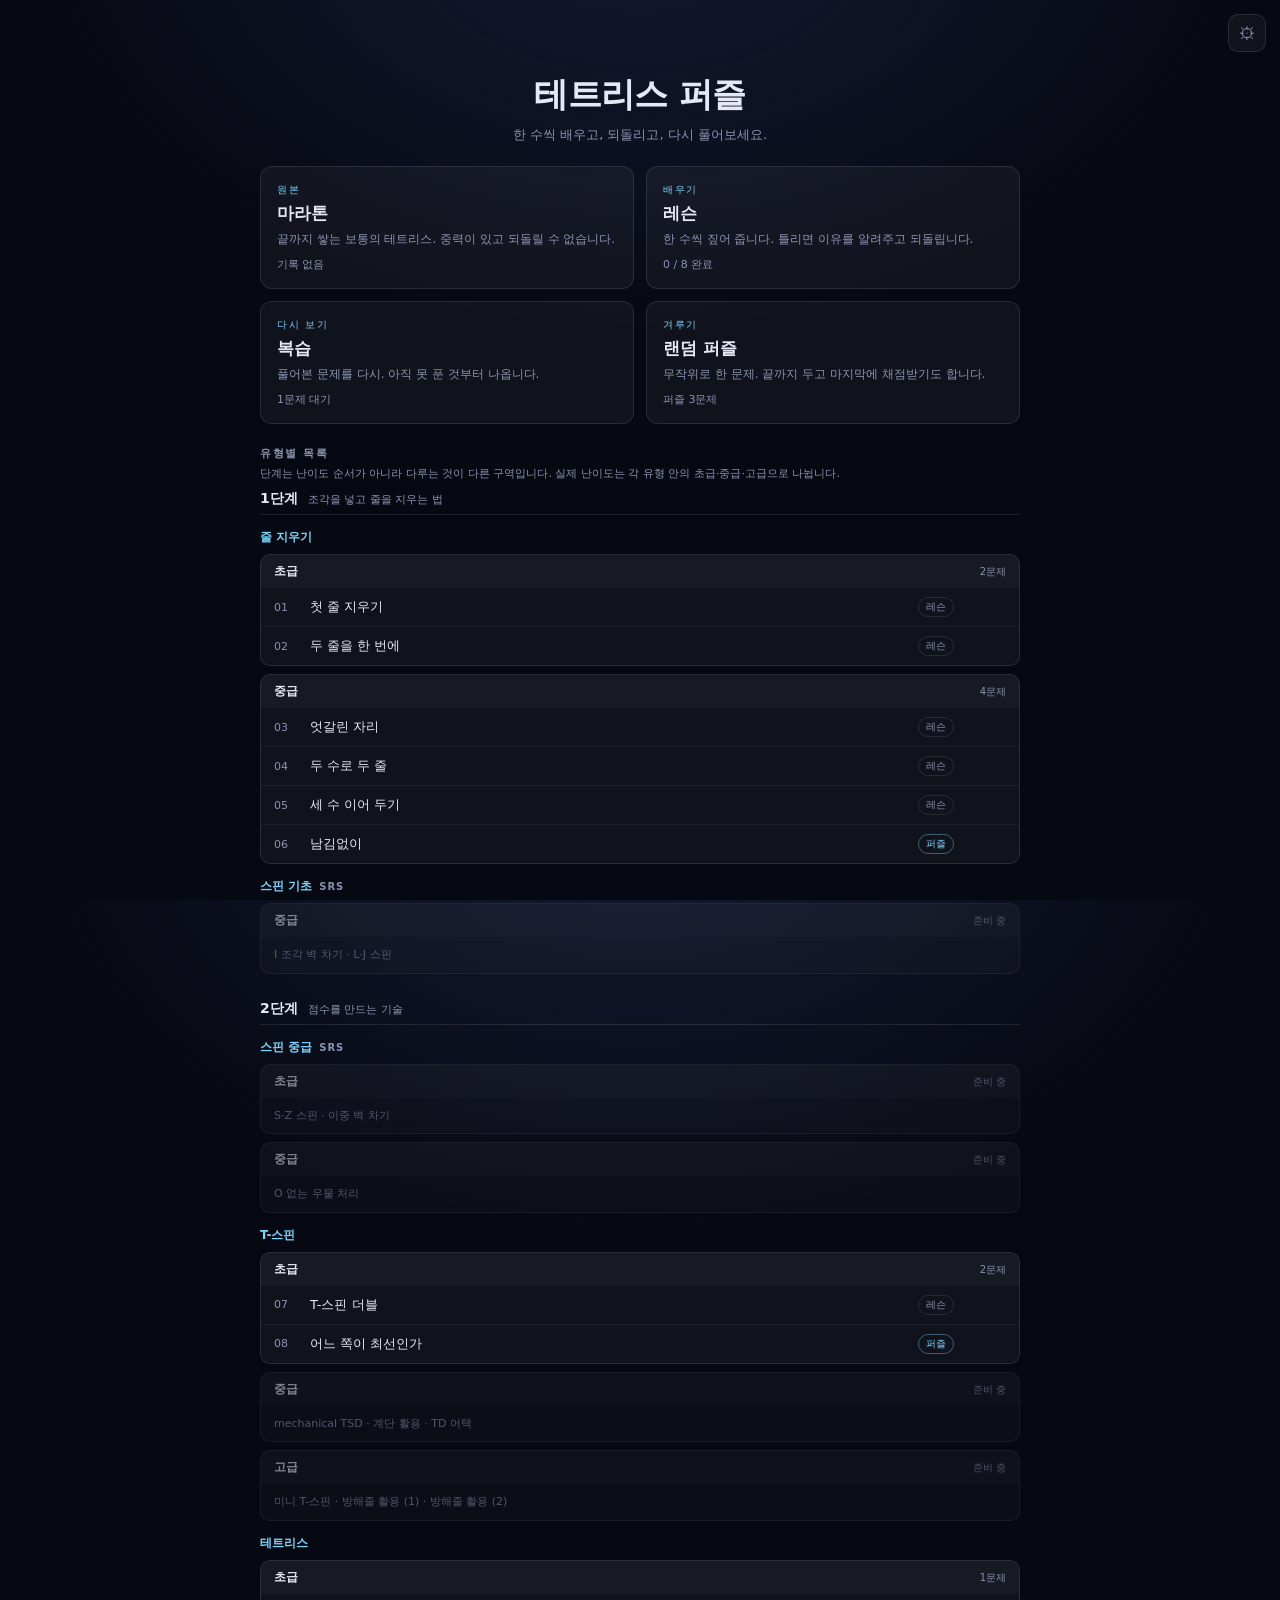
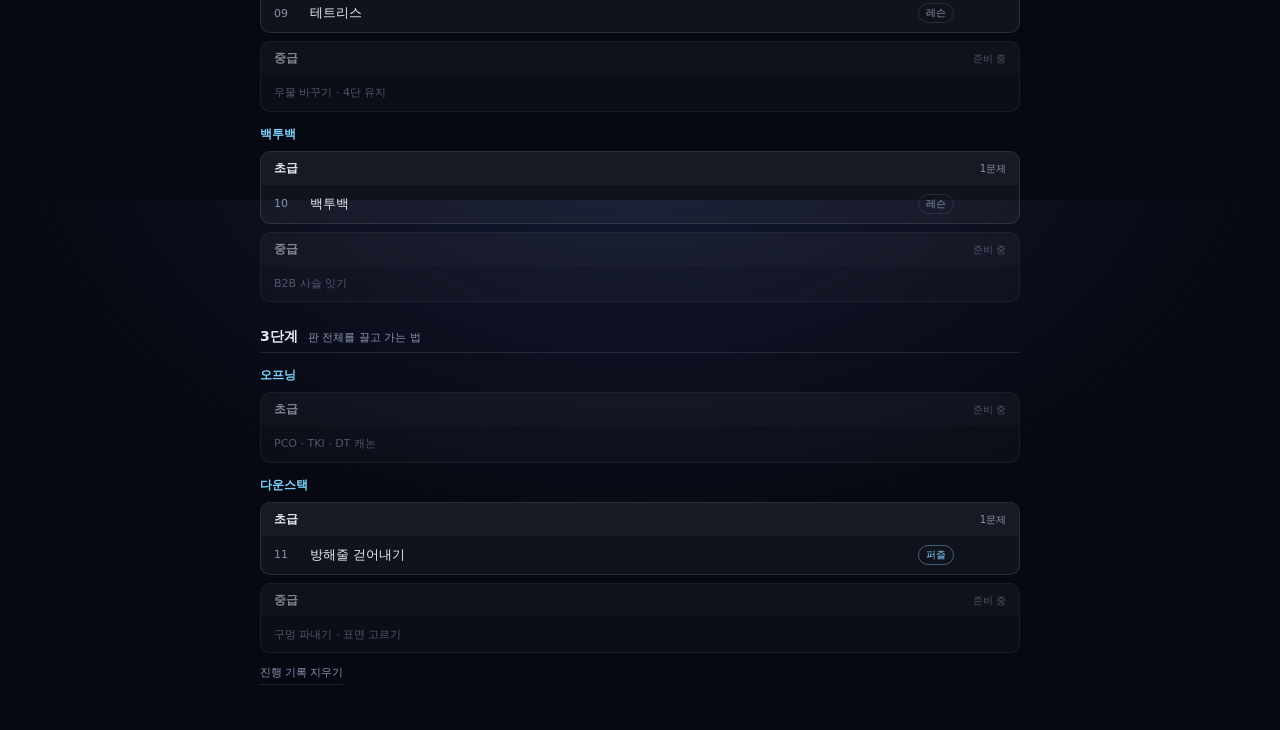
<file: index.html>
<!DOCTYPE html>
<html lang="ko">
<head>
<meta charset="utf-8">
<meta name="viewport" content="width=device-width, initial-scale=1, viewport-fit=cover">
<title>테트리스 퍼즐</title>
<meta name="description" content="테트리스와 테트리스 퍼즐 — 레슨, 복습, 랜덤 퍼즐">
<link rel="icon" href="favicon.svg" type="image/svg+xml">
<link rel="stylesheet" href="style.css">
</head>
<body class="page-menu">

<main class="menu">
  <header class="menu__head">
    <h1 class="menu__title">테트리스 퍼즐</h1>
    <p class="menu__sub">한 수씩 배우고, 되돌리고, 다시 풀어보세요.</p>
  </header>

  <nav class="cards">
    <a class="card card--play" href="play.html">
      <span class="card__kind">원본</span>
      <span class="card__name">마라톤</span>
      <span class="card__desc">끝까지 쌓는 보통의 테트리스. 중력이 있고 되돌릴 수 없습니다.</span>
      <span class="card__meta" id="meta-play">기록 없음</span>
    </a>

    <a class="card card--lesson" href="puzzle.html?mode=lesson">
      <span class="card__kind">배우기</span>
      <span class="card__name">레슨</span>
      <span class="card__desc">한 수씩 짚어 줍니다. 틀리면 이유를 알려주고 되돌립니다.</span>
      <span class="card__meta" id="meta-lesson">—</span>
    </a>

    <a class="card card--review" href="puzzle.html?mode=review">
      <span class="card__kind">다시 보기</span>
      <span class="card__name">복습</span>
      <span class="card__desc">풀어본 문제를 다시. 아직 못 푼 것부터 나옵니다.</span>
      <span class="card__meta" id="meta-review">—</span>
    </a>

    <a class="card card--random" href="puzzle.html?mode=random">
      <span class="card__kind">겨루기</span>
      <span class="card__name">랜덤 퍼즐</span>
      <span class="card__desc">무작위로 한 문제. 끝까지 두고 마지막에 채점받기도 합니다.</span>
      <span class="card__meta" id="meta-random">—</span>
    </a>
  </nav>

  <section class="menu__list">
    <div class="menu__listHead">
      <h2 class="menu__listTitle">유형별 목록</h2>
      <p class="menu__listNote">
        단계는 난이도 순서가 아니라 다루는 것이 다른 구역입니다.
        실제 난이도는 각 유형 안의 초급·중급·고급으로 나뉩니다.
      </p>
    </div>
    <div class="tiers" id="tier-list"></div>
    <button class="linkbtn" id="clear-progress" type="button">진행 기록 지우기</button>
  </section>
</main>

<button class="settings-open" id="settings-open" type="button" aria-label="설정 열기">
  <span aria-hidden="true">⚙</span>
</button>

<div class="modal" id="settings" hidden>
  <div class="modal__sheet" role="dialog" aria-modal="true" aria-labelledby="settings-title">
    <header class="modal__head">
      <h2 class="modal__title" id="settings-title">설정</h2>
      <button class="modal__close" id="settings-close" type="button" aria-label="닫기">✕</button>
    </header>

    <div class="modal__body">
      <section class="modal__section">
        <h3 class="modal__subtitle">조작키</h3>
        <p class="modal__lead">키를 클릭한 뒤 원하는 키를 누르세요. 동작 하나에 최대 3개까지 지정할 수 있습니다.</p>
        <div class="keymap" id="keymap"></div>
      </section>

      <section class="modal__section">
        <h3 class="modal__subtitle">반응 속도</h3>
        <div class="sliders" id="sliders"></div>
      </section>
    </div>

    <footer class="modal__foot">
      <p class="modal__note" id="settings-note" hidden></p>
      <div class="modal__actions">
        <button class="btn btn--ghost" id="settings-reset" type="button">기본값으로</button>
        <button class="btn" id="settings-done" type="button">완료</button>
      </div>
    </footer>
  </div>
</div>

<script type="module" src="js/menu.js"></script>
</body>
</html>
</file>
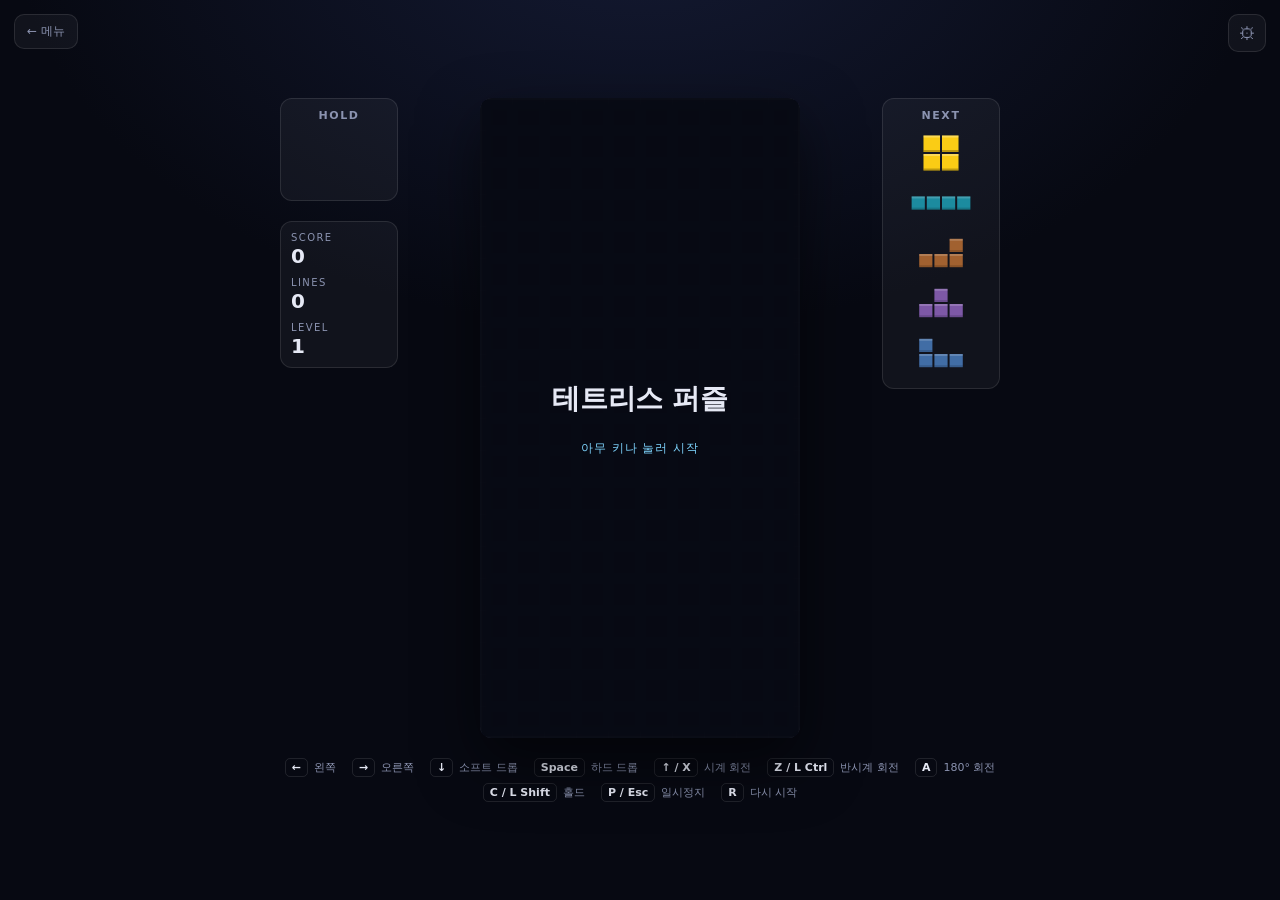
<file: play.html>
<!DOCTYPE html>
<html lang="ko">
<head>
<meta charset="utf-8">
<meta name="viewport" content="width=device-width, initial-scale=1, viewport-fit=cover">
<title>테트리스 — 마라톤</title>
<meta name="description" content="브라우저에서 즐기는 테트리스 퍼즐">
<link rel="icon" href="favicon.svg" type="image/svg+xml">
<link rel="stylesheet" href="style.css">
</head>
<body>
<a class="backlink" href="index.html">← 메뉴</a>

<main class="game">
  <aside class="panel panel--left">
    <section class="box box--hold">
      <h2 class="box__title">HOLD</h2>
      <canvas id="hold-canvas" class="preview preview--hold"></canvas>
    </section>

    <section class="box stats">
      <div class="stat">
        <span class="stat__label">SCORE</span>
        <span class="stat__value" id="score">0</span>
      </div>
      <div class="stat">
        <span class="stat__label">LINES</span>
        <span class="stat__value" id="lines">0</span>
      </div>
      <div class="stat">
        <span class="stat__label">LEVEL</span>
        <span class="stat__value" id="level">1</span>
      </div>
    </section>
  </aside>

  <div class="well">
    <canvas id="board" class="board"></canvas>
    <div class="toast" id="toast" aria-live="polite"></div>
    <div class="overlay" id="overlay" hidden>
      <h1 class="overlay__title" id="overlay-title">테트리스 퍼즐</h1>
      <p class="overlay__text" id="overlay-text"></p>
      <p class="overlay__hint" id="overlay-hint">아무 키나 눌러 시작</p>
    </div>
  </div>

  <aside class="panel panel--right">
    <section class="box box--next">
      <h2 class="box__title">NEXT</h2>
      <canvas id="next-canvas" class="preview preview--next"></canvas>
    </section>
  </aside>
</main>

<nav class="touch" aria-label="터치 조작">
  <button class="touch__btn" data-action="left" aria-label="왼쪽">←</button>
  <button class="touch__btn" data-action="rotate" aria-label="회전">↻</button>
  <button class="touch__btn" data-action="right" aria-label="오른쪽">→</button>
  <button class="touch__btn" data-action="down" aria-label="소프트 드롭">↓</button>
  <button class="touch__btn touch__btn--accent" data-action="drop" aria-label="하드 드롭">⤓</button>
  <button class="touch__btn" data-action="hold" aria-label="홀드">H</button>
</nav>

<footer class="help">
  <dl class="help__list" id="help-list"></dl>
</footer>

<button class="settings-open" id="settings-open" type="button" aria-label="설정 열기">
  <span aria-hidden="true">⚙</span>
</button>

<div class="modal" id="settings" hidden>
  <div class="modal__sheet" role="dialog" aria-modal="true" aria-labelledby="settings-title">
    <header class="modal__head">
      <h2 class="modal__title" id="settings-title">설정</h2>
      <button class="modal__close" id="settings-close" type="button" aria-label="닫기">✕</button>
    </header>

    <div class="modal__body">
      <section class="modal__section">
        <h3 class="modal__subtitle">조작키</h3>
        <p class="modal__lead">키를 클릭한 뒤 원하는 키를 누르세요. 동작 하나에 최대 3개까지 지정할 수 있습니다.</p>
        <div class="keymap" id="keymap"></div>
      </section>

      <section class="modal__section">
        <h3 class="modal__subtitle">반응 속도</h3>
        <div class="sliders" id="sliders"></div>
      </section>
    </div>

    <footer class="modal__foot">
      <p class="modal__note" id="settings-note" hidden></p>
      <div class="modal__actions">
        <button class="btn btn--ghost" id="settings-reset" type="button">기본값으로</button>
        <button class="btn" id="settings-done" type="button">완료</button>
      </div>
    </footer>
  </div>
</div>

<script type="module" src="js/main.js"></script>
</body>
</html>
</file>
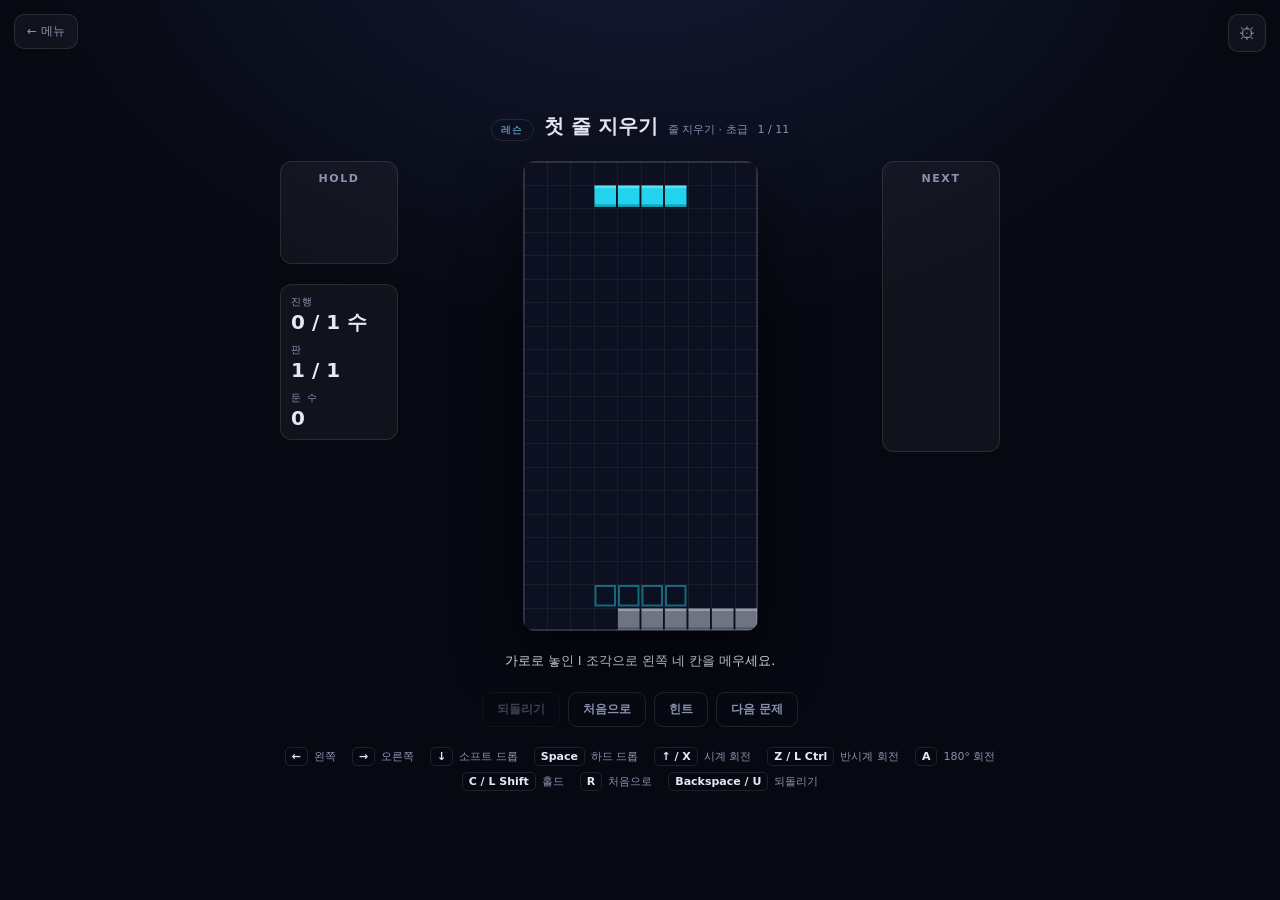
<file: puzzle.html>
<!DOCTYPE html>
<html lang="ko">
<head>
<meta charset="utf-8">
<meta name="viewport" content="width=device-width, initial-scale=1, viewport-fit=cover">
<title>퍼즐 — 테트리스 퍼즐</title>
<link rel="icon" href="favicon.svg" type="image/svg+xml">
<link rel="stylesheet" href="style.css">
</head>
<body class="page-puzzle">

<a class="backlink" href="index.html">← 메뉴</a>

<header class="phead">
  <span class="phead__badge" id="puzzle-mode">레슨</span>
  <h1 class="phead__title" id="puzzle-title">불러오는 중</h1>
  <span class="phead__cat" id="puzzle-cat"></span>
  <span class="phead__num" id="puzzle-num"></span>
</header>

<main class="game game--puzzle">
  <aside class="panel panel--left">
    <section class="box box--hold">
      <h2 class="box__title">HOLD</h2>
      <canvas id="hold-canvas" class="preview preview--hold"></canvas>
    </section>

    <section class="box stats">
      <div class="stat">
        <span class="stat__label">진행</span>
        <span class="stat__value" id="progress">—</span>
      </div>
      <div class="stat">
        <span class="stat__label">판</span>
        <span class="stat__value" id="stage">1 / 1</span>
      </div>
      <div class="stat">
        <span class="stat__label">둔 수</span>
        <span class="stat__value" id="moves">0</span>
      </div>
    </section>
  </aside>

  <div class="well" id="well">
    <canvas id="board" class="board"></canvas>
    <div class="bubble" id="bubble" hidden></div>

    <div class="stagecard" id="stagecard" hidden></div>
  </div>

  <aside class="panel panel--right">
    <section class="box box--next">
      <h2 class="box__title">NEXT</h2>
      <canvas id="next-canvas" class="preview preview--next"></canvas>
    </section>
  </aside>
</main>

<section class="brief">
  <p class="brief__text" id="brief"></p>
  <p class="brief__hint" id="hint" hidden></p>
</section>

<nav class="toolbar">
  <button class="btn btn--ghost" id="btn-undo" type="button">되돌리기</button>
  <button class="btn btn--ghost" id="btn-restart" type="button">처음으로</button>
  <button class="btn btn--ghost" id="btn-hint" type="button">힌트</button>
  <button class="btn btn--ghost" id="btn-next" type="button">다음 문제</button>
</nav>

<nav class="touch" aria-label="터치 조작">
  <button class="touch__btn" data-action="left" aria-label="왼쪽">←</button>
  <button class="touch__btn" data-action="rotate" aria-label="회전">↻</button>
  <button class="touch__btn" data-action="right" aria-label="오른쪽">→</button>
  <button class="touch__btn" data-action="down" aria-label="소프트 드롭">↓</button>
  <button class="touch__btn touch__btn--accent" data-action="drop" aria-label="놓기">⤓</button>
  <button class="touch__btn" data-action="hold" aria-label="홀드">H</button>
</nav>

<footer class="help">
  <dl class="help__list" id="help-list"></dl>
</footer>

<div class="modal" id="result" hidden>
  <div class="modal__sheet modal__sheet--result" role="dialog" aria-modal="true" aria-labelledby="result-title">
    <header class="modal__head">
      <h2 class="modal__title" id="result-title"></h2>
      <span class="result__score" id="result-score" hidden></span>
    </header>

    <div class="modal__body">
      <p class="result__text" id="result-text"></p>
      <ol class="breakdown" id="result-breakdown" hidden></ol>
      <p class="result__outro" id="result-outro" hidden></p>
    </div>

    <footer class="modal__foot">
      <div class="modal__actions">
        <button class="btn btn--ghost" id="result-retry" type="button">다시 풀기</button>
        <button class="btn" id="result-next" type="button">다음 문제</button>
      </div>
    </footer>
  </div>
</div>

<button class="settings-open" id="settings-open" type="button" aria-label="설정 열기">
  <span aria-hidden="true">⚙</span>
</button>

<div class="modal" id="settings" hidden>
  <div class="modal__sheet" role="dialog" aria-modal="true" aria-labelledby="settings-title">
    <header class="modal__head">
      <h2 class="modal__title" id="settings-title">설정</h2>
      <button class="modal__close" id="settings-close" type="button" aria-label="닫기">✕</button>
    </header>

    <div class="modal__body">
      <section class="modal__section">
        <h3 class="modal__subtitle">조작키</h3>
        <p class="modal__lead">키를 클릭한 뒤 원하는 키를 누르세요. 동작 하나에 최대 3개까지 지정할 수 있습니다.</p>
        <div class="keymap" id="keymap"></div>
      </section>

      <section class="modal__section">
        <h3 class="modal__subtitle">반응 속도</h3>
        <div class="sliders" id="sliders"></div>
      </section>
    </div>

    <footer class="modal__foot">
      <p class="modal__note" id="settings-note" hidden></p>
      <div class="modal__actions">
        <button class="btn btn--ghost" id="settings-reset" type="button">기본값으로</button>
        <button class="btn" id="settings-done" type="button">완료</button>
      </div>
    </footer>
  </div>
</div>

<script type="module" src="js/puzzle-main.js"></script>
</body>
</html>
</file>
<file: style.css>
:root {
  --bg: #070912;
  --bg-glow: #141a33;
  --surface: rgba(255, 255, 255, 0.045);
  --border: rgba(255, 255, 255, 0.1);
  --text: #e6e9f5;
  --text-dim: #8b93b0;
  --accent: #7dd3fc;
  --ok: #4ade80;
  --bad: #f87171;
  --radius: 12px;
  --gap: clamp(10px, 2vw, 20px);
}

* { box-sizing: border-box; }

/* A class rule such as .overlay { display: flex } outranks the UA style for
   [hidden], so state the intent once, loudly, instead of per component. */
[hidden] { display: none !important; }

html, body {
  height: 100%;
}

body {
  margin: 0;
  padding-block: clamp(12px, 3vh, 32px);
  padding-inline: 16px;
  display: flex;
  flex-direction: column;
  align-items: center;
  justify-content: center;
  gap: var(--gap);
  background:
    radial-gradient(900px 600px at 50% -10%, var(--bg-glow), transparent 70%),
    var(--bg);
  color: var(--text);
  font-family: ui-sans-serif, -apple-system, "Segoe UI", "Apple SD Gothic Neo",
    "Noto Sans KR", system-ui, sans-serif;
  -webkit-font-smoothing: antialiased;
  overflow-x: hidden;
}

/* ---------- layout ---------- */

.game {
  display: grid;
  grid-template-columns: minmax(84px, 118px) auto minmax(84px, 118px);
  align-items: start;
  gap: var(--gap);
  width: 100%;
  max-width: 720px;
}

.panel {
  display: flex;
  flex-direction: column;
  gap: var(--gap);
  min-width: 0;
}

.box {
  background: var(--surface);
  border: 1px solid var(--border);
  border-radius: var(--radius);
  padding: 10px;
}

.box__title {
  margin: 0 0 6px;
  font-size: 11px;
  font-weight: 600;
  letter-spacing: 0.14em;
  color: var(--text-dim);
  text-align: center;
}

.preview {
  display: block;
  width: 100%;
}

.preview--hold { height: 62px; }
.preview--next { height: 250px; }

/* ---------- stats ---------- */

.stats {
  display: flex;
  flex-direction: column;
  gap: 10px;
}

.stat {
  display: flex;
  flex-direction: column;
  gap: 2px;
}

.stat__label {
  font-size: 10px;
  letter-spacing: 0.14em;
  color: var(--text-dim);
}

.stat__value {
  font-size: clamp(15px, 3.4vw, 20px);
  font-weight: 650;
  font-variant-numeric: tabular-nums;
  line-height: 1.1;
}

/* ---------- playfield ---------- */

.well {
  position: relative;
  aspect-ratio: 1 / 2;
  height: min(78vh, 640px);
  max-width: 100%;
  margin-inline: auto;
}

.board {
  display: block;
  width: 100%;
  height: 100%;
  border-radius: var(--radius);
  box-shadow: 0 24px 60px rgba(0, 0, 0, 0.55);
}

.overlay {
  position: absolute;
  inset: 0;
  display: flex;
  flex-direction: column;
  align-items: center;
  justify-content: center;
  gap: 8px;
  padding: 20px;
  text-align: center;
  border-radius: var(--radius);
  background: rgba(7, 9, 18, 0.82);
  backdrop-filter: blur(6px);
  cursor: pointer;
}

.overlay__title {
  margin: 0;
  font-size: clamp(20px, 5vw, 28px);
  font-weight: 700;
  letter-spacing: -0.01em;
}

.overlay__text {
  margin: 0;
  font-size: 14px;
  color: var(--text-dim);
  font-variant-numeric: tabular-nums;
}

.overlay__hint {
  margin: 6px 0 0;
  font-size: 12px;
  letter-spacing: 0.08em;
  color: var(--accent);
}

.toast {
  position: absolute;
  top: 18%;
  left: 50%;
  transform: translate(-50%, -6px);
  padding: 6px 14px;
  border-radius: 999px;
  background: rgba(7, 9, 18, 0.78);
  border: 1px solid var(--border);
  font-size: 12px;
  font-weight: 650;
  letter-spacing: 0.12em;
  white-space: nowrap;
  color: var(--accent);
  opacity: 0;
  pointer-events: none;
  transition: opacity 160ms ease, transform 160ms ease;
}

.toast.is-visible {
  opacity: 1;
  transform: translate(-50%, 0);
}

/* ---------- touch controls ---------- */

.touch {
  display: none;
  grid-template-columns: repeat(3, 1fr);
  gap: 8px;
  width: 100%;
  max-width: 360px;
}

.touch__btn {
  appearance: none;
  padding: 14px 0;
  font-size: 18px;
  color: var(--text);
  background: var(--surface);
  border: 1px solid var(--border);
  border-radius: 10px;
  cursor: pointer;
  touch-action: manipulation;
  -webkit-user-select: none;
  user-select: none;
}

.touch__btn:active { background: rgba(255, 255, 255, 0.12); }

/* Soft drop and hard drop are neighbours with similar arrows; colour keeps
   them apart at a glance. */
.touch__btn--accent { color: var(--accent); }

/* ---------- help ---------- */

.help {
  width: 100%;
  max-width: 720px;
}

.help__list {
  display: flex;
  flex-wrap: wrap;
  justify-content: center;
  gap: 6px 16px;
  margin: 0;
  font-size: 11px;
  color: var(--text-dim);
}

.help__list > div {
  display: flex;
  align-items: baseline;
  gap: 6px;
}

.help__list dt {
  padding: 2px 6px;
  border: 1px solid var(--border);
  border-radius: 5px;
  font-weight: 600;
  color: var(--text);
  white-space: nowrap;
}

.help__list dd { margin: 0; }

/* ---------- settings dialog ---------- */

.settings-open {
  position: fixed;
  top: 14px;
  right: 14px;
  z-index: 10;
  width: 38px;
  height: 38px;
  display: grid;
  place-items: center;
  font-size: 17px;
  line-height: 1;
  color: var(--text-dim);
  background: var(--surface);
  border: 1px solid var(--border);
  border-radius: 10px;
  cursor: pointer;
  transition: color 140ms ease, background 140ms ease;
}

.settings-open:hover {
  color: var(--text);
  background: rgba(255, 255, 255, 0.1);
}

.modal {
  position: fixed;
  inset: 0;
  z-index: 20;
  display: flex;
  align-items: center;
  justify-content: center;
  padding: 16px;
  background: rgba(4, 6, 14, 0.72);
  backdrop-filter: blur(4px);
}

.modal__sheet {
  display: flex;
  flex-direction: column;
  width: min(100%, 520px);
  max-height: min(88vh, 760px);
  background: #0e1224;
  border: 1px solid var(--border);
  border-radius: 16px;
  box-shadow: 0 30px 80px rgba(0, 0, 0, 0.6);
  overflow: hidden;
}

.modal__head {
  display: flex;
  align-items: center;
  justify-content: space-between;
  gap: 12px;
  padding: 16px 18px;
  border-bottom: 1px solid var(--border);
}

.modal__title {
  margin: 0;
  font-size: 16px;
  font-weight: 650;
}

.modal__close {
  width: 30px;
  height: 30px;
  display: grid;
  place-items: center;
  font-size: 13px;
  color: var(--text-dim);
  background: none;
  border: 1px solid transparent;
  border-radius: 8px;
  cursor: pointer;
}

.modal__close:hover { color: var(--text); border-color: var(--border); }

.modal__body {
  overflow-y: auto;
  padding: 6px 18px 18px;
  -webkit-overflow-scrolling: touch;
}

.modal__section { padding-top: 14px; }

.modal__subtitle {
  margin: 0 0 4px;
  font-size: 11px;
  font-weight: 600;
  letter-spacing: 0.14em;
  color: var(--text-dim);
}

.modal__lead {
  margin: 0 0 12px;
  font-size: 12px;
  line-height: 1.5;
  color: var(--text-dim);
}

.modal__foot {
  padding: 12px 18px 16px;
  border-top: 1px solid var(--border);
}

.modal__note {
  margin: 0 0 10px;
  font-size: 12px;
  color: var(--accent);
  min-height: 1em;
}

.modal__actions {
  display: flex;
  justify-content: flex-end;
  gap: 8px;
}

.btn {
  padding: 9px 18px;
  font-size: 13px;
  font-weight: 600;
  color: #061018;
  background: var(--accent);
  border: 1px solid transparent;
  border-radius: 9px;
  cursor: pointer;
}

.btn--ghost {
  color: var(--text-dim);
  background: none;
  border-color: var(--border);
}

.btn--ghost:hover { color: var(--text); }

/* ---------- key bindings ---------- */

.keyrow {
  display: flex;
  align-items: center;
  justify-content: space-between;
  gap: 12px;
  padding: 7px 0;
  border-bottom: 1px solid rgba(255, 255, 255, 0.05);
}

.keyrow:last-child { border-bottom: none; }

.keyrow__label {
  font-size: 13px;
  color: var(--text);
}

.keyrow__keys {
  display: flex;
  flex-wrap: wrap;
  justify-content: flex-end;
  gap: 6px;
}

.keyrow__empty {
  font-size: 12px;
  color: var(--text-dim);
  align-self: center;
}

.keycap {
  display: inline-flex;
  align-items: stretch;
  border: 1px solid var(--border);
  border-radius: 7px;
  overflow: hidden;
  background: rgba(255, 255, 255, 0.05);
}

.keycap__key {
  min-width: 40px;
  padding: 5px 9px;
  font-size: 12px;
  font-weight: 600;
  color: var(--text);
  background: none;
  border: none;
  cursor: pointer;
  white-space: nowrap;
}

.keycap__key:hover { background: rgba(255, 255, 255, 0.09); }

.keycap__key.is-capturing {
  color: var(--accent);
  background: rgba(125, 211, 252, 0.14);
}

.keycap__x {
  padding: 0 7px;
  font-size: 12px;
  line-height: 1;
  color: var(--text-dim);
  background: none;
  border: none;
  border-left: 1px solid var(--border);
  cursor: pointer;
}

.keycap__x:hover { color: #f87171; background: rgba(248, 113, 113, 0.12); }

.keycap--add {
  min-width: 32px;
  padding: 5px 9px;
  font-size: 13px;
  color: var(--text-dim);
  background: none;
  border: 1px dashed var(--border);
  border-radius: 7px;
  cursor: pointer;
}

.keycap--add:hover { color: var(--text); border-style: solid; }

.keycap--add.is-capturing {
  color: var(--accent);
  border-color: var(--accent);
  border-style: solid;
}

/* ---------- timing sliders ---------- */

.sliders {
  display: flex;
  flex-direction: column;
  gap: 16px;
  padding-top: 4px;
}

.slider__head {
  display: flex;
  align-items: baseline;
  justify-content: space-between;
  gap: 10px;
  margin-bottom: 6px;
}

.slider__label { font-size: 13px; }

.slider__value {
  font-size: 12px;
  font-weight: 650;
  font-variant-numeric: tabular-nums;
  color: var(--accent);
}

.slider__range {
  width: 100%;
  accent-color: var(--accent);
  cursor: pointer;
}

.slider__hint {
  margin: 5px 0 0;
  font-size: 11px;
  line-height: 1.45;
  color: var(--text-dim);
}

/* ---------- menu ---------- */

.page-menu body, .page-menu { justify-content: flex-start; }

.menu {
  width: 100%;
  max-width: 760px;
  display: flex;
  flex-direction: column;
  gap: 22px;
  padding-block: clamp(16px, 5vh, 48px);
}

.menu__head { text-align: center; }

.menu__title {
  margin: 0;
  font-size: clamp(24px, 5vw, 34px);
  font-weight: 700;
  letter-spacing: -0.02em;
}

.menu__sub {
  margin: 8px 0 0;
  font-size: 13px;
  color: var(--text-dim);
}

/* Four modes read best as a square block; auto-fit would leave a 3 + 1 gap. */
.cards {
  display: grid;
  grid-template-columns: repeat(2, minmax(0, 1fr));
  gap: 12px;
}

.card {
  display: flex;
  flex-direction: column;
  gap: 5px;
  padding: 16px;
  text-decoration: none;
  color: inherit;
  background: var(--surface);
  border: 1px solid var(--border);
  border-radius: var(--radius);
  transition: border-color 140ms ease, background 140ms ease, transform 140ms ease;
}

.card:hover {
  background: rgba(255, 255, 255, 0.075);
  border-color: rgba(255, 255, 255, 0.2);
  transform: translateY(-1px);
}

.card.is-disabled {
  opacity: 0.45;
  pointer-events: none;
}

.card__kind {
  font-size: 10px;
  letter-spacing: 0.16em;
  color: var(--accent);
}

.card__name {
  font-size: 17px;
  font-weight: 650;
}

.card__desc {
  font-size: 12px;
  line-height: 1.5;
  color: var(--text-dim);
}

.card__meta {
  margin-top: 4px;
  font-size: 11px;
  font-variant-numeric: tabular-nums;
  color: var(--text-dim);
}

.menu__list {
  display: flex;
  flex-direction: column;
  gap: 8px;
}

.menu__listTitle {
  margin: 0;
  font-size: 11px;
  font-weight: 600;
  letter-spacing: 0.14em;
  color: var(--text-dim);
}

.menu__listHead {
  display: flex;
  flex-direction: column;
  gap: 4px;
}

.menu__listNote {
  margin: 0;
  font-size: 11px;
  line-height: 1.55;
  color: var(--text-dim);
}

.tiers {
  display: flex;
  flex-direction: column;
  gap: 26px;
}

.tier {
  display: flex;
  flex-direction: column;
  gap: 14px;
}

.tier__head {
  display: flex;
  align-items: baseline;
  gap: 10px;
  padding-bottom: 6px;
  border-bottom: 1px solid var(--border);
}

.tier__name {
  margin: 0;
  font-size: 14px;
  font-weight: 650;
}

.tier__tagline {
  font-size: 11px;
  color: var(--text-dim);
}

.topic {
  display: flex;
  flex-direction: column;
  gap: 8px;
}

.topic__name {
  display: flex;
  align-items: baseline;
  gap: 7px;
  margin: 0;
  font-size: 12px;
  font-weight: 600;
  color: var(--accent);
}

.topic__note {
  font-size: 10px;
  letter-spacing: 0.1em;
  color: var(--text-dim);
}

.cat {
  border: 1px solid var(--border);
  border-radius: 10px;
  overflow: hidden;
  background: var(--surface);
}

.cat__head {
  display: flex;
  align-items: baseline;
  justify-content: space-between;
  gap: 10px;
  padding: 8px 13px;
  background: rgba(255, 255, 255, 0.03);
}

.cat__level {
  font-size: 12px;
  font-weight: 600;
}

.cat__count {
  font-size: 10px;
  color: var(--text-dim);
}

/* A planned-but-empty category is deliberately visible: the shape of what is
   coming is information, and a missing row would not say it. */
.cat.is-planned { opacity: 0.55; }

.cat__planned {
  margin: 0;
  padding: 9px 13px;
  font-size: 11px;
  line-height: 1.6;
  color: var(--text-dim);
}

.cat__items {
  margin: 0;
  padding: 0;
  list-style: none;
}

.irow + .irow { border-top: 1px solid rgba(255, 255, 255, 0.05); }

.irow__link {
  display: grid;
  grid-template-columns: 26px 1fr auto auto;
  align-items: center;
  gap: 10px;
  padding: 9px 13px;
  text-decoration: none;
  color: inherit;
}

.irow__link:hover { background: rgba(255, 255, 255, 0.07); }

.irow__num {
  font-size: 11px;
  font-variant-numeric: tabular-nums;
  color: var(--text-dim);
}

.irow__name { font-size: 13px; }

.irow__kind {
  padding: 2px 7px;
  font-size: 10px;
  border: 1px solid var(--border);
  border-radius: 999px;
  color: var(--text-dim);
}

.irow__kind--puzzle { color: var(--accent); border-color: rgba(125, 211, 252, 0.4); }

.irow__state {
  min-width: 42px;
  font-size: 11px;
  font-variant-numeric: tabular-nums;
  text-align: right;
  color: var(--text-dim);
}

.irow.is-solved .irow__num,
.irow.is-solved .irow__state { color: var(--ok); }

.linkbtn {
  align-self: flex-start;
  padding: 4px 0;
  font-size: 11px;
  color: var(--text-dim);
  background: none;
  border: none;
  border-bottom: 1px solid var(--border);
  cursor: pointer;
}

.linkbtn:hover { color: var(--text); }

/* ---------- puzzle page chrome ---------- */

.backlink {
  position: fixed;
  top: 14px;
  left: 14px;
  z-index: 10;
  padding: 8px 12px;
  font-size: 12px;
  text-decoration: none;
  color: var(--text-dim);
  background: var(--surface);
  border: 1px solid var(--border);
  border-radius: 10px;
}

.backlink:hover { color: var(--text); }

.phead {
  display: flex;
  align-items: baseline;
  justify-content: center;
  flex-wrap: wrap;
  gap: 10px;
  width: 100%;
  max-width: 720px;
  padding-top: 4px;
}

.phead__badge {
  padding: 3px 9px;
  font-size: 10px;
  letter-spacing: 0.14em;
  color: var(--accent);
  border: 1px solid var(--border);
  border-radius: 999px;
}

.phead__title {
  margin: 0;
  font-size: clamp(16px, 3.6vw, 20px);
  font-weight: 650;
}

.phead__num {
  font-size: 11px;
  font-variant-numeric: tabular-nums;
  color: var(--text-dim);
}

.page-puzzle .well { height: min(54vh, 470px); }

.brief {
  width: 100%;
  max-width: 640px;
  text-align: center;
}

.brief__text {
  margin: 0;
  font-size: 13px;
  line-height: 1.6;
  color: var(--text);
}

.brief__hint {
  margin: 8px 0 0;
  font-size: 12px;
  line-height: 1.6;
  color: var(--accent);
}

.toolbar {
  display: flex;
  flex-wrap: wrap;
  justify-content: center;
  gap: 8px;
}

.toolbar .btn { padding: 8px 14px; font-size: 12px; }
.toolbar .btn:disabled { opacity: 0.4; cursor: default; }

/* ---------- speech bubble ---------- */

.bubble {
  position: absolute;
  z-index: 5;
  max-width: min(240px, 86%);
  padding: 9px 12px;
  font-size: 12px;
  line-height: 1.55;
  color: var(--text);
  background: #131a30;
  border: 1px solid var(--border);
  border-radius: 10px;
  box-shadow: 0 12px 30px rgba(0, 0, 0, 0.5);
}

.bubble__text {
  margin: 0;
}

/* Sits under the explanation, inside the bubble, so the thing you press is
   next to the thing you just read. */
.bubble__go {
  display: block;
  width: 100%;
  margin-top: 9px;
  padding: 7px 12px;
  font-size: 12px;
  font-weight: 650;
  color: #061018;
  background: var(--ok);
  border: none;
  border-radius: 7px;
  cursor: pointer;
}

.bubble__go:hover { filter: brightness(1.08); }

.bubble.is-good { border-color: rgba(74, 222, 128, 0.55); }
.bubble.is-bad { border-color: rgba(248, 113, 113, 0.55); }

/* The tail is a rotated square pinned under the anchor column, so it keeps
   pointing at the squares even when the bubble is nudged off the edge. */
.bubble::after {
  content: '';
  position: absolute;
  left: var(--tail, 20px);
  width: 9px;
  height: 9px;
  margin-left: -5px;
  background: inherit;
  border: 1px solid transparent;
  border-color: inherit;
  transform: rotate(45deg);
}

.bubble:not(.is-below)::after {
  bottom: -6px;
  border-top-color: transparent;
  border-left-color: transparent;
}

.bubble.is-below::after {
  top: -6px;
  border-bottom-color: transparent;
  border-right-color: transparent;
}

/* ---------- result overlay ---------- */

.overlay__actions {
  display: flex;
  gap: 8px;
  margin-top: 12px;
}

.overlay.is-good .overlay__title { color: var(--ok); }
.overlay.is-bad .overlay__title { color: var(--bad); }

/* ---------- result sheet ---------- */

.modal__sheet--result { width: min(100%, 560px); }

.modal__sheet[data-tone='good'] .modal__title { color: var(--ok); }
.modal__sheet[data-tone='mid'] .modal__title { color: #facc15; }
.modal__sheet[data-tone='bad'] .modal__title { color: var(--bad); }

.result__score {
  font-size: 20px;
  font-weight: 700;
  font-variant-numeric: tabular-nums;
}

.result__text {
  margin: 12px 0 0;
  font-size: 13px;
  line-height: 1.6;
  color: var(--text-dim);
}

.result__outro {
  margin: 14px 0 0;
  padding-top: 12px;
  border-top: 1px solid var(--border);
  font-size: 12px;
  line-height: 1.65;
  color: var(--text-dim);
}

.breakdown {
  margin: 14px 0 0;
  padding: 0;
  list-style: none;
  display: flex;
  flex-direction: column;
  gap: 8px;
}

.bdrow {
  padding: 10px 12px;
  border: 1px solid var(--border);
  border-left-width: 3px;
  border-radius: 9px;
  background: rgba(255, 255, 255, 0.03);
}

.bdrow[data-tone='good'] { border-left-color: var(--ok); }
.bdrow[data-tone='mid'] { border-left-color: #facc15; }
.bdrow[data-tone='bad'] { border-left-color: var(--bad); }

.bdrow__head {
  display: flex;
  align-items: baseline;
  gap: 9px;
}

.bdrow__num {
  font-size: 10px;
  letter-spacing: 0.1em;
  color: var(--text-dim);
}

.bdrow__name {
  flex: 1;
  font-size: 13px;
  font-weight: 600;
}

.bdrow__score {
  font-size: 12px;
  font-variant-numeric: tabular-nums;
  color: var(--text-dim);
}

.bdrow__note {
  margin: 5px 0 0;
  font-size: 12px;
  line-height: 1.6;
  color: var(--text-dim);
}

.bdrow__best {
  margin: 7px 0 0;
  padding-top: 7px;
  border-top: 1px dashed rgba(255, 255, 255, 0.1);
  font-size: 11px;
  line-height: 1.6;
  color: var(--accent);
}

/* ---------- stage banner ---------- */

.stagecard {
  position: absolute;
  top: 12px;
  left: 50%;
  transform: translateX(-50%);
  z-index: 6;
  padding: 6px 14px;
  font-size: 12px;
  font-weight: 650;
  letter-spacing: 0.06em;
  white-space: nowrap;
  color: var(--accent);
  background: rgba(7, 9, 18, 0.9);
  border: 1px solid rgba(125, 211, 252, 0.4);
  border-radius: 999px;
}

.phead__cat {
  font-size: 11px;
  color: var(--text-dim);
}

/* ---------- responsive ---------- */

@media (max-width: 620px) {
  /* The panels stop being boxes of their own and hand their children
     straight to the page grid, so each one can be placed independently. */
  .panel { display: contents; }

  .game {
    grid-template-columns: 84px minmax(0, 1fr);
    grid-template-areas:
      "hold  next"
      "stats stats"
      "well  well";
    gap: 10px;
  }

  .box--hold { grid-area: hold; }
  .box--next { grid-area: next; min-width: 0; }
  .well { grid-area: well; height: min(58vh, 500px); }

  .stats {
    grid-area: stats;
    flex-direction: row;
    justify-content: space-between;
    padding: 8px 16px;
  }
  .stat { flex-direction: row; align-items: baseline; gap: 8px; }
  .stat__value { font-size: 17px; }

  .preview--hold { height: 44px; }
  .preview--next { height: 52px; }

  .settings-open { top: 10px; right: 10px; width: 34px; height: 34px; }
  .backlink { top: 10px; left: 10px; padding: 6px 10px; }
  .page-puzzle .well { height: min(44vh, 400px); }
  .phead { padding-top: 34px; }
  .cards { grid-template-columns: 1fr; }
  .irow__link { grid-template-columns: 24px 1fr auto; row-gap: 4px; }
  .irow__kind { grid-column: 2; grid-row: 2; justify-self: start; }
  .irow__state { grid-column: 3; grid-row: 1; }
  .modal__sheet--result { max-height: 88vh; }
  .modal { padding: 0; align-items: flex-end; }
  .modal__sheet {
    width: 100%;
    max-height: 92vh;
    border-radius: 16px 16px 0 0;
  }
  .keyrow { flex-direction: column; align-items: flex-start; gap: 6px; }
  .keyrow__keys { justify-content: flex-start; }
}

/* Show the on-screen pad only where there is no real keyboard. */
@media (hover: none) and (pointer: coarse) {
  .touch { display: grid; }
  .help { display: none; }
}

@media (prefers-reduced-motion: reduce) {
  .toast { transition: none; }
}
</file>
